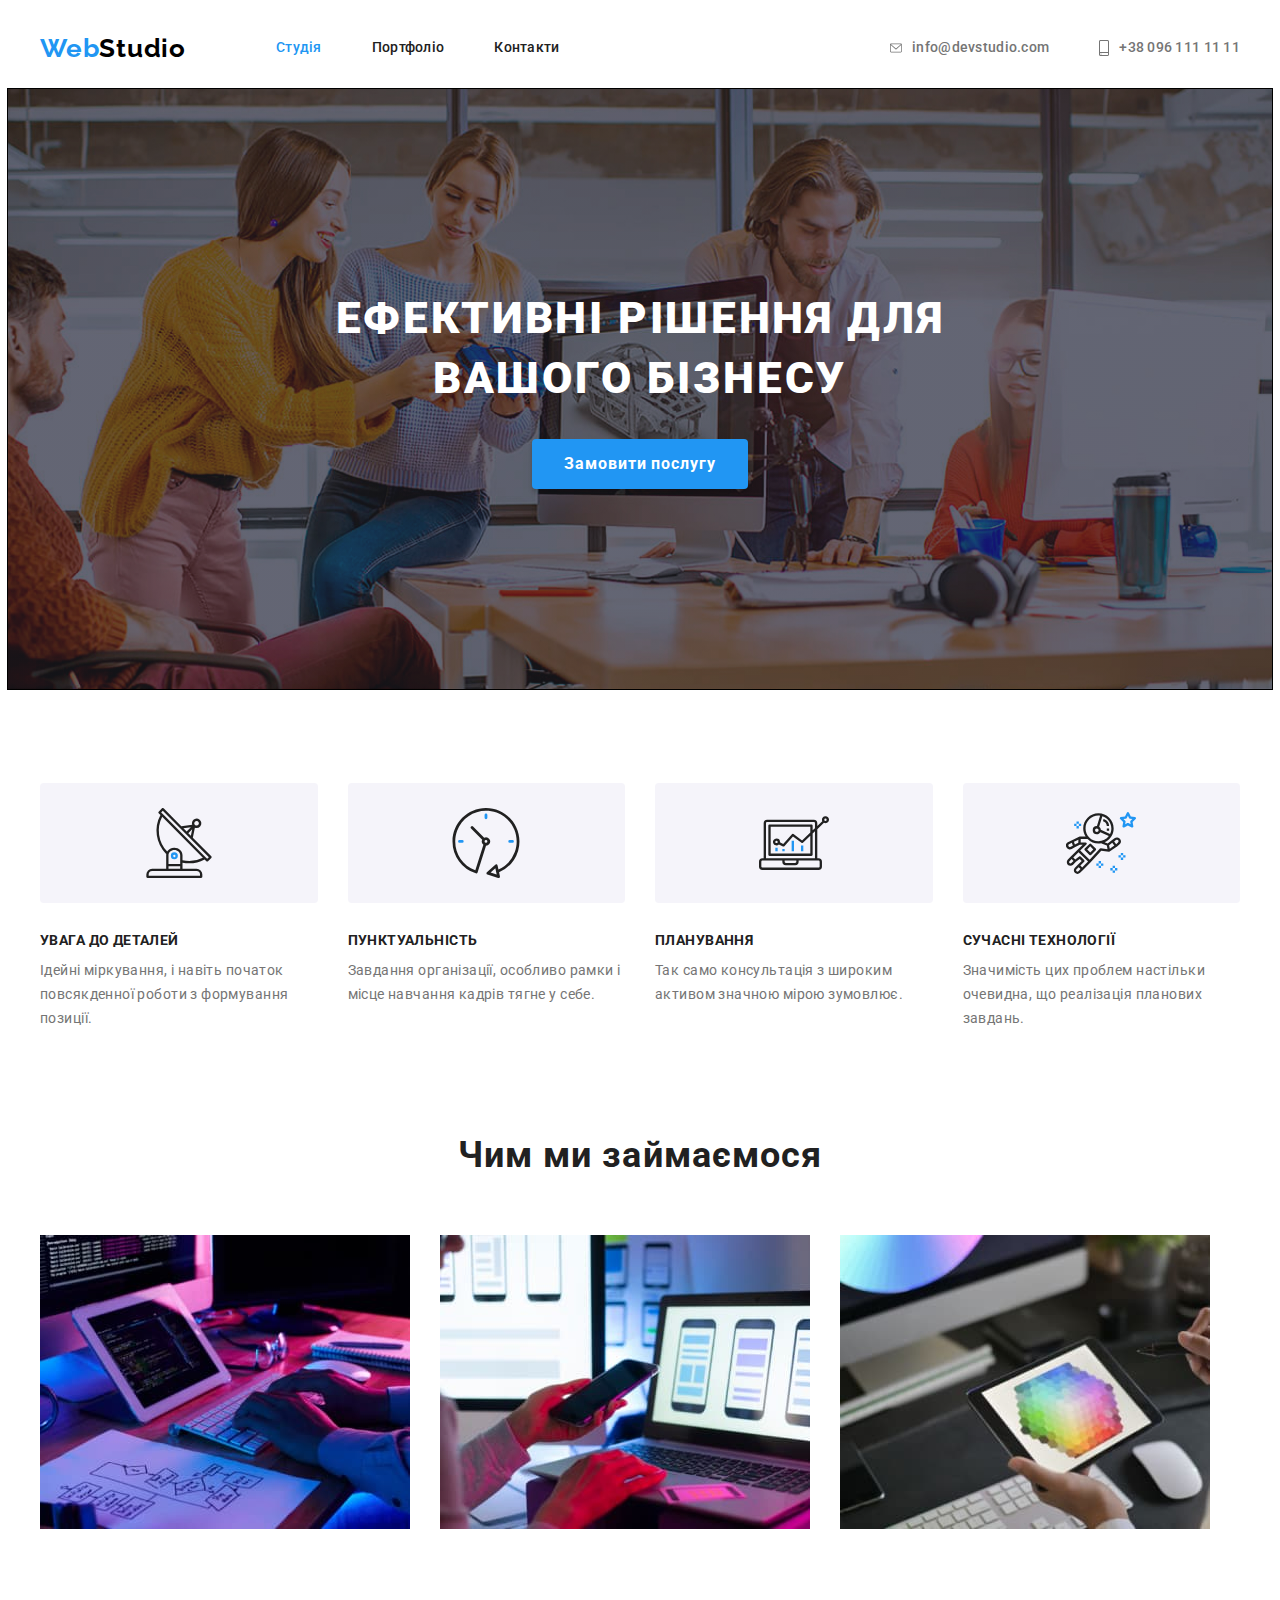
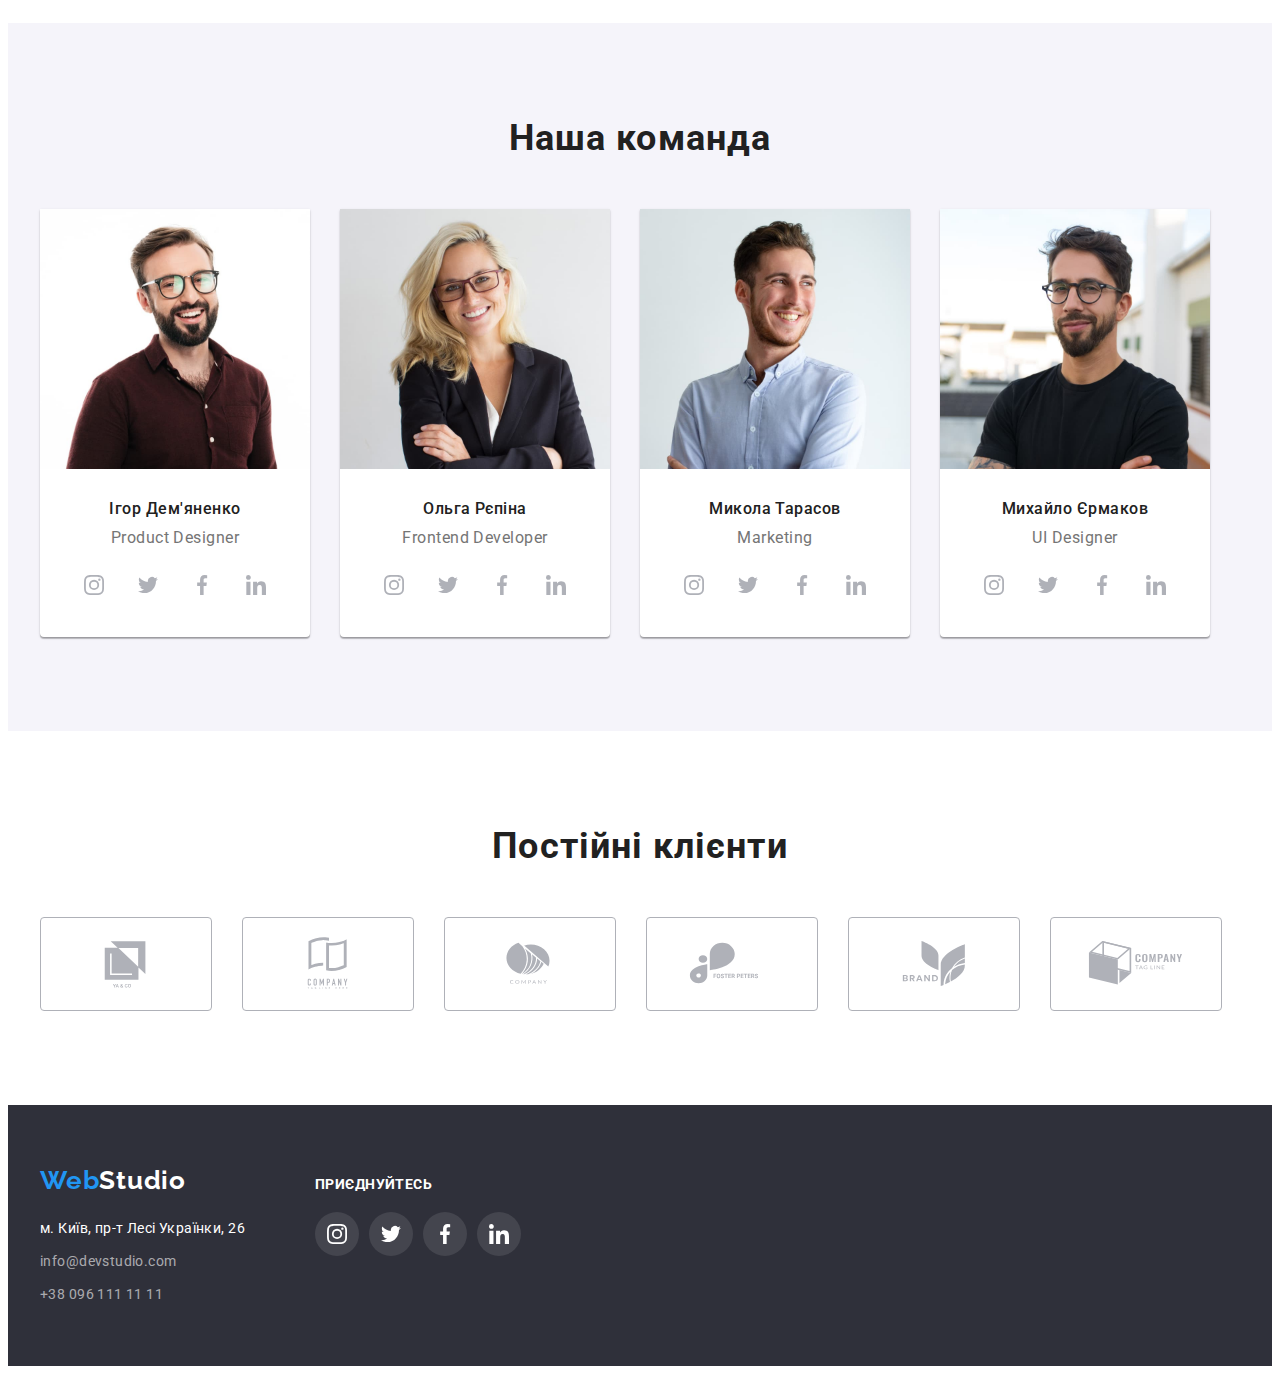
<file: index.html>
<!DOCTYPE html>
<html lang="uk">
  <head>
    <meta charset="UTF-8" />
    <meta http-equiv="X-UA-Compatible" content="IE=edge" />
    <meta name="viewport" content="width=device-width, initial-scale=1.0" />
    <title>Document</title>
    <link rel="preconnect" href="https://fonts.googleapis.com" />
    <link rel="preconnect" href="https://fonts.gstatic.com" crossorigin />
    <link
      href="https://fonts.googleapis.com/css2?family=Raleway:wght@700&family=Roboto:wght@400;500;700;900&display=swap"
      rel="stylesheet"
    />
    <link
      rel="stylesheet"
      href="https://cdnjs.cloudflare.com/ajax/libs/modern-normalize/1.1.0/modern-normalize.min.css"
      integrity="sha512-wpPYUAdjBVSE4KJnH1VR1HeZfpl1ub8YT/NKx4PuQ5NmX2tKuGu6U/JRp5y+Y8XG2tV+wKQpNHVUX03MfMFn9Q=="
      crossorigin="anonymous"
      referrerpolicy="no-referrer"
    />
    <link rel="stylesheet" href="./css/styles.css" />
  </head>
  <body class="body">
    <!-- хедер -->
    <header>
      <div class="container">
        <nav class="nav">
          <a href="./index.html" class="logo" lang="en"
            ><span class="logo-part">Web</span>Studio</a
          >
          <ul class="site-nav list">
            <li><a href="./index.html" class="current-link link">Студія</a></li>
            <li><a href="./portfolio.html" class="link">Портфоліо</a></li>
            <li><a href="#anchor-contacts" class="link">Контакти</a></li>
          </ul>
        </nav>
        <ul class="contacts list">
          <li class="item">
            <a href="mailto:info@devstudio.com" class="link">
              <svg width="12" height="16" class="contact-icon">
                <use href="./img/symbol-defs.svg#icon-email"></use>
              </svg>
              info@devstudio.com</a
            >
          </li>
          <li class="item">
            <a href="tel:+380961111111" class="link"
              ><svg width="10" height="16" class="contact-icon">
                <use href="./img/symbol-defs.svg#icon-call"></use>
              </svg>
              +38 096 111 11 11</a
            >
          </li>
        </ul>
      </div>
    </header>
    <main>
      <!-- hero -->
      <section class="hero section">
        <div class="container">
          <h1 class="hero-title">Ефективні рішення для вашого бізнесу</h1>
          <button type="button" class="button">Замовити послугу</button>
        </div>
      </section>
      <!-- наші переваги -->
      <section class="skills section">
        <div class="container">
          <h2 class="skills-title hidden">Навики</h2>
          <ul class="list">
            <li class="skills-item icon-antenna">
              <h3 class="skills-subtitle">Увага до деталей</h3>
              <p class="text">
                Ідейні міркування, і навіть початок повсякденної роботи з
                формування позиції.
              </p>
            </li>
            <li class="skills-item icon-clock">
              <h3 class="skills-subtitle">Пунктуальність</h3>
              <p class="text">
                Завдання організації, особливо рамки і місце навчання кадрів
                тягне у себе.
              </p>
            </li>
            <li class="skills-item icon-diagram">
              <h3 class="skills-subtitle">Планування</h3>
              <p class="text">
                Так само консультація з широким активом значною мірою зумовлює.
              </p>
            </li>
            <li class="skills-item icon-astronaut">
              <h3 class="skills-subtitle">Сучасні технології</h3>
              <p class="text">
                Значимість цих проблем настільки очевидна, що реалізація
                планових завдань.
              </p>
            </li>
          </ul>
        </div>
      </section>
      <!-- діяльність-->
      <section class="activity section">
        <div class="container">
          <h2 class="activity-title">Чим ми займаємося</h2>
          <ul class="list">
            <li>
              <img
                src="./img/specialty_1.jpg"
                alt="Специальность 1"
                width="370"
                height="294"
              />
            </li>
            <li>
              <img
                src="./img/specialty_2.jpg"
                alt="Специальность 2"
                width="370"
                height="294"
              />
            </li>
            <li>
              <img
                src="./img/specialty_3.jpg"
                alt="Специальность 3"
                width="370"
                height="294"
              />
            </li>
          </ul>
        </div>
      </section>
      <!-- команда -->
      <section class="teem section">
        <div class="container">
          <h2 class="teem-title">Наша команда</h2>
          <ul class="teem-list list">
            <li class="teem-item">
              <img
                src="./img/worker_1.jpg"
                alt="работник 1"
                width="270"
                height="260"
              />
              <div class="teem-info">
                <h3 class="teem-subtitle">Ігор Дем'яненко</h3>
                <p class="profession" lang="en">Product Designer</p>
                <ul class="teem-soc list">
                  <li class="teem-soc-item">
                    <a href="" class="teem-soc-link link">
                      <svg class="teem-soc-icon" width="20" height="20">
                        <use href="./img/symbol-defs.svg#icon-instagram"></use>
                      </svg>
                    </a>
                  </li>
                  <li class="teem-soc-item">
                    <a href="" class="teem-soc-link link">
                      <svg class="teem-soc-icon" width="20" height="20">
                        <use href="./img/symbol-defs.svg#icon-twitter"></use>
                      </svg>
                    </a>
                  </li>
                  <li class="teem-soc-item">
                    <a href="" class="teem-soc-link link">
                      <svg class="teem-soc-icon" width="20" height="20">
                        <use href="./img/symbol-defs.svg#icon-facebook"></use>
                      </svg>
                    </a>
                  </li>
                  <li class="teem-soc-item">
                    <a href="" class="teem-soc-link link">
                      <svg class="teem-soc-icon" width="20" height="20">
                        <use href="./img/symbol-defs.svg#icon-linkedin"></use>
                      </svg>
                    </a>
                  </li>
                </ul>
              </div>
            </li>
            <li class="teem-item">
              <img
                src="./img/worker_2.jpg"
                alt="работник 2"
                width="270"
                height="260"
              />
              <div class="teem-info">
                <h3 class="teem-subtitle">Ольга Рєпіна</h3>
                <p class="profession" lang="en">Frontend Developer</p>
                <ul class="teem-soc list">
                  <li class="teem-soc-item">
                    <a href="" class="teem-soc-link link">
                      <svg class="teem-soc-icon" width="20" height="20">
                        <use href="./img/symbol-defs.svg#icon-instagram"></use>
                      </svg>
                    </a>
                  </li>
                  <li class="teem-soc-item">
                    <a href="" class="teem-soc-link link">
                      <svg class="teem-soc-icon" width="20" height="20">
                        <use href="./img/symbol-defs.svg#icon-twitter"></use>
                      </svg>
                    </a>
                  </li>
                  <li class="teem-soc-item">
                    <a href="" class="teem-soc-link link">
                      <svg class="teem-soc-icon" width="20" height="20">
                        <use href="./img/symbol-defs.svg#icon-facebook"></use>
                      </svg>
                    </a>
                  </li>
                  <li class="teem-soc-item">
                    <a href="" class="teem-soc-link link">
                      <svg class="teem-soc-icon" width="20" height="20">
                        <use href="./img/symbol-defs.svg#icon-linkedin"></use>
                      </svg>
                    </a>
                  </li>
                </ul>
              </div>
            </li>
            <li class="teem-item">
              <img
                src="./img/worker_3.jpg"
                alt="работник 3"
                width="270"
                height="260"
              />
              <div class="teem-info">
                <h3 class="teem-subtitle">Микола Тарасов</h3>
                <p class="profession" lang="en">Marketing</p>
                <ul class="teem-soc list">
                  <li class="teem-soc-item">
                    <a href="" class="teem-soc-link link">
                      <svg class="teem-soc-icon" width="20" height="20">
                        <use href="./img/symbol-defs.svg#icon-instagram"></use>
                      </svg>
                    </a>
                  </li>
                  <li class="teem-soc-item">
                    <a href="" class="teem-soc-link link">
                      <svg class="teem-soc-icon" width="20" height="20">
                        <use
                          href="./img/symbol-defs.svg#icon-twitter"
                        ></use></svg
                    ></a>
                  </li>
                  <li class="teem-soc-item">
                    <a href="" class="teem-soc-link link">
                      <svg class="teem-soc-icon" width="20" height="20">
                        <use href="./img/symbol-defs.svg#icon-facebook"></use>
                      </svg>
                    </a>
                  </li>
                  <li class="teem-soc-item">
                    <a href="" class="teem-soc-link link">
                      <svg class="teem-soc-icon" width="20" height="20">
                        <use href="./img/symbol-defs.svg#icon-linkedin"></use>
                      </svg>
                    </a>
                  </li>
                </ul>
              </div>
            </li>
            <li class="teem-item">
              <img
                src="./img/worker_4.jpg"
                alt="работник 4"
                width="270"
                height="260"
              />
              <div class="teem-info">
                <h3 class="teem-subtitle">Михайло Єрмаков</h3>
                <p class="profession" lang="en">UI Designer</p>
                <ul class="teem-soc list">
                  <li class="teem-soc-item">
                    <a href="" class="teem-soc-link link">
                      <svg class="teem-soc-icon" width="20" height="20">
                        <use href="./img/symbol-defs.svg#icon-instagram"></use>
                      </svg>
                    </a>
                  </li>
                  <li class="teem-soc-item">
                    <a href="" class="teem-soc-link link">
                      <svg class="teem-soc-icon" width="20" height="20">
                        <use href="./img/symbol-defs.svg#icon-twitter"></use>
                      </svg>
                    </a>
                  </li>
                  <li class="teem-soc-item">
                    <a href="" class="teem-soc-link link">
                      <svg class="teem-soc-icon" width="20" height="20">
                        <use href="./img/symbol-defs.svg#icon-facebook"></use>
                      </svg>
                    </a>
                  </li>
                  <li class="teem-soc-item">
                    <a href="" class="teem-soc-link link">
                      <svg class="teem-soc-icon" width="20" height="20">
                        <use href="./img/symbol-defs.svg#icon-linkedin"></use>
                      </svg>
                    </a>
                  </li>
                </ul>
              </div>
            </li>
          </ul>
        </div>
      </section>
      <!-- постійні клієнти -->
      <section class="clients">
        <div class="container">
          <h2 class="clients-title">Постійні клієнти</h2>
          <ul class="clients-list list">
            <li class="clients-item">
              <a href="" class="clients-link link">
                <svg class="clients-icon" width="106" height="60">
                  <use href="./img/symbol-defs.svg#icon-logo-1"></use>
                </svg>
              </a>
            </li>
            <li class="clients-item">
              <a href="" class="clients-link link"
                ><svg class="clients-icon" width="106" height="60">
                  <use href="./img/symbol-defs.svg#icon-logo-2"></use>
                </svg>
              </a>
            </li>
            <li class="clients-item">
              <a href="" class="clients-link link">
                <svg class="clients-icon" width="106" height="60">
                  <use href="./img/symbol-defs.svg#icon-logo-3"></use>
                </svg>
              </a>
            </li>
            <li class="clients-item">
              <a href="" class="clients-link link"
                ><svg class="clients-icon" width="106" height="60">
                  <use href="./img/symbol-defs.svg#icon-logo-4"></use>
                </svg>
              </a>
            </li>
            <li class="clients-item">
              <a href="" class="clients-link link"
                ><svg class="clients-icon" width="106" height="60">
                  <use href="./img/symbol-defs.svg#icon-logo-5"></use>
                </svg>
              </a>
            </li>
            <li class="clients-item">
              <a href="" class="clients-link link">
                <svg class="clients-icon" width="106" height="60">
                  <use href="./img/symbol-defs.svg#icon-logo-6"></use>
                </svg>
              </a>
            </li>
          </ul>
        </div>
      </section>
    </main>
    <!-- футер -->
    <footer class="footer">
      <div class="container" id="anchor-contacts">
        <div class="addres-block">
          <a href="./index.html" class="logo" lang="en">
            <span class="logo-part">Web</span>Studio
          </a>
          <address class="addres">
            <ul class="addres-list list">
              <li class="addres-item">
                <a
                  href="https://goo.gl/maps/fSpeTZAtu3XYHXna7"
                  class="addres-ref link"
                  target="_blank"
                  rel="noopenerignoreferrer nofollow"
                >
                  м. Київ, пр-т Лесі Українки, 26</a
                >
              </li>
              <li class="addres-item">
                <a href="mailto:info@devstudio.com" class="contact-ref link"
                  >info@devstudio.com</a
                >
              </li>
              <li class="addres-item">
                <a href="tel:+380961111111" class="contact-ref link"
                  >+38 096 111 11 11</a
                >
              </li>
            </ul>
          </address>
        </div>
        <div class="follow">
          <em class="follow-subtitle">Приєднуйтесь</em>
          <ul class="follow-list list">
            <li class="follow-item">
              <a href="" class="follow-link link">
                <svg class="follow-icon" width="20" height="20">
                  <use href="./img/symbol-defs.svg#icon-instagram"></use>
                </svg>
              </a>
            </li>
            <li class="follow-item">
              <a href="" class="follow-link link">
                <svg class="follow-icon" width="20" height="20">
                  <use href="./img/symbol-defs.svg#icon-twitter"></use>
                </svg>
              </a>
            </li>
            <li class="follow-item">
              <a href="" class="follow-link link">
                <svg class="follow-icon" width="20" height="20">
                  <use href="./img/symbol-defs.svg#icon-facebook"></use>
                </svg>
              </a>
            </li>
            <li class="follow-item">
              <a href="" class="follow-link link">
                <svg class="follow-icon" width="20" height="20">
                  <use href="./img/symbol-defs.svg#icon-linkedin"></use>
                </svg>
              </a>
            </li>
          </ul>
        </div>
      </div>
    </footer>
  </body>
</html>
</file>
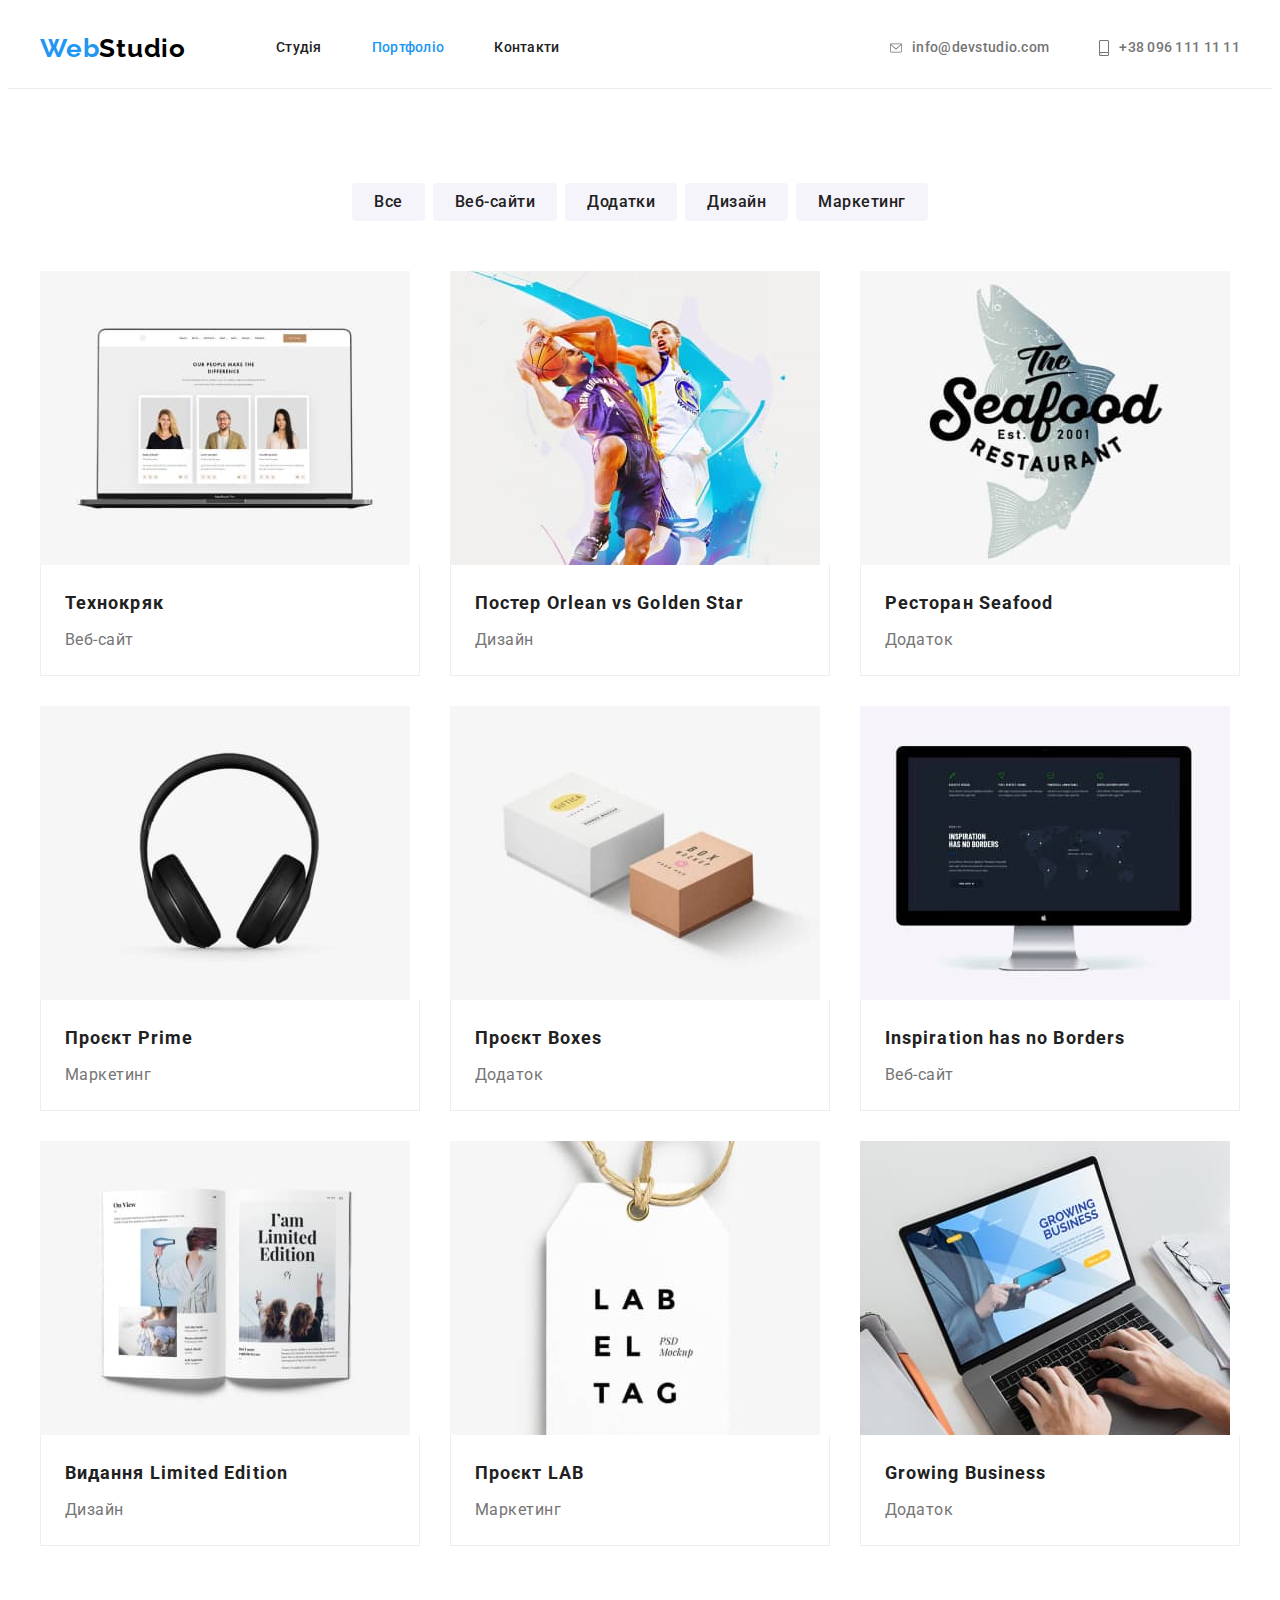
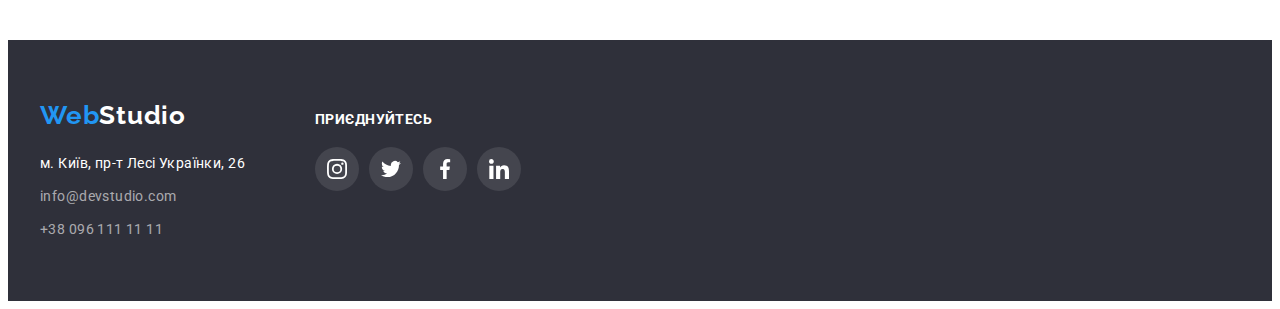
<file: portfolio.html>
<!DOCTYPE html>
<html lang="uk">
  <head>
    <meta charset="UTF-8" />
    <meta http-equiv="X-UA-Compatible" content="IE=edge" />
    <meta name="viewport" content="width=device-width, initial-scale=1.0" />
    <title>Document</title>
    <link rel="preconnect" href="https://fonts.googleapis.com" />
    <link rel="preconnect" href="https://fonts.gstatic.com" crossorigin />
    <link
      href="https://fonts.googleapis.com/css2?family=Raleway:wght@700&family=Roboto:wght@400;500;700;900&display=swap"
      rel="stylesheet"
    />
    <link
      rel="stylesheet"
      href="https://cdnjs.cloudflare.com/ajax/libs/modern-normalize/1.1.0/modern-normalize.min.css"
      integrity="sha512-wpPYUAdjBVSE4KJnH1VR1HeZfpl1ub8YT/NKx4PuQ5NmX2tKuGu6U/JRp5y+Y8XG2tV+wKQpNHVUX03MfMFn9Q=="
      crossorigin="anonymous"
      referrerpolicy="no-referrer"
    />
    <link rel="stylesheet" href="./css/styles.css" />
  </head>
  <body class="body">
    <!-- хедер -->
    <header>
      <div class="container">
        <nav class="nav">
          <a href="./index.html" class="logo" lang="en"
            ><span class="logo-part">Web</span>Studio</a
          >
          <ul class="site-nav list">
            <li><a href="./index.html" class="link">Студія</a></li>
            <li>
              <a href="./portfolio.html" class="current-link link">Портфоліо</a>
            </li>
            <li><a href="#anchor-contacts" class="link">Контакти</a></li>
          </ul>
        </nav>
        <ul class="contacts list">
          <li class="item">
            <a href="mailto:info@devstudio.com" class="link">
              <svg width="12" height="16" class="contact-icon">
                <use href="./img/symbol-defs.svg#icon-email"></use>
              </svg>
              info@devstudio.com</a
            >
          </li>
          <li class="item">
            <a href="tel:+380961111111" class="link"
              ><svg width="10" height="16" class="contact-icon">
                <use href="./img/symbol-defs.svg#icon-call"></use>
              </svg>
              +38 096 111 11 11</a
            >
          </li>
        </ul>
      </div>
    </header>
    <!-- main -->
    <main>
      <!-- portfolio -->
      <section class="portfolio">
        <div class="container">
          <h1 class="portfolio-title hidden" lang="en">Portfolio</h1>
          <ul class="filter-list list">
            <li>
              <button type="button" class="portfolio-filter">Все</button>
            </li>
            <li>
              <button type="button" class="portfolio-filter">Веб-сайти</button>
            </li>
            <li>
              <button type="button" class="portfolio-filter">Додатки</button>
            </li>
            <li>
              <button type="button" class="portfolio-filter">Дизайн</button>
            </li>
            <li>
              <button type="button" class="portfolio-filter">Маркетинг</button>
            </li>
          </ul>
          <ul class="gallery-list list">
            <li class="gallery-item">
              <a href="" class="gallery-link link"
                ><img
                  src="./img/tech-crack.jpg"
                  alt="Зображення веб-сторінки"
                  width="370"
                  height="294"
                />
                <div class="gallery-info">
                  <h2 class="gallery-title">Технокряк</h2>
                  <p class="gallery-text">Веб-сайт</p>
                  <!-- <p class="gallery-more"></p> -->
                </div></a
              >
            </li>
            <li class="gallery-item">
              <a href="" class="gallery-link link"
                ><img
                  src="./img/poster.jpg"
                  alt="Дизайн постеру"
                  width="370"
                  height="294"
                />
                <div class="gallery-info">
                  <h2 class="gallery-title">
                    Постер <span lang="en">Orlean vs Golden Star</span>
                  </h2>
                  <p class="gallery-text">Дизайн</p>
                  <!-- <p class="gallery-more"></p> -->
                </div></a
              >
            </li>
            <li class="gallery-item">
              <a href="" class="gallery-link link"
                ><img
                  src="./img/seafood.jpg"
                  alt="Логотип ресторану"
                  width="370"
                  height="294"
                />
                <div class="gallery-info">
                  <h2 class="gallery-title">
                    Ресторан <span lang="en">Seafood</span>
                  </h2>
                  <p class="gallery-text">Додаток</p>
                  <!-- <p class="gallery-more"></p> -->
                </div></a
              >
            </li>
            <li class="gallery-item">
              <a href="" class="gallery-link link">
                <img
                  src="./img/headphone.jpg"
                  alt="Зображення навушників"
                  width="370"
                  height="294"
                />
                <div class="gallery-info">
                  <h2 class="gallery-title">
                    Проєкт <span lang="en">Prime</span>
                  </h2>
                  <p class="gallery-text">Маркетинг</p>
                  <!-- <p class="gallery-more"></p> -->
                </div></a
              >
            </li>
            <li class="gallery-item">
              <a href="" class="gallery-link link">
                <img
                  src="./img/boxes.jpg"
                  alt="Зображення коробки"
                  width="370"
                  height="294"
                />
                <div class="gallery-info">
                  <h2 class="gallery-title">
                    Проєкт <span lang="en">Boxes</span>
                  </h2>
                  <p class="gallery-text">Додаток</p>
                  <!-- <p class="gallery-more"></p> -->
                </div></a
              >
            </li>
            <li class="gallery-item">
              <a href="" class="gallery-link link">
                <img
                  src="./img/desktop.jpg"
                  alt="Зображення веб-сторінки"
                  width="370"
                  height="294"
                />
                <div class="gallery-info">
                  <h2 lang="en" class="gallery-title">
                    Inspiration has no Borders
                  </h2>
                  <p class="gallery-text">Веб-сайт</p>
                  <!-- <p class="gallery-more"></p> -->
                </div></a
              >
            </li>
            <li class="gallery-item">
              <a href="" class="gallery-link link"
                ><img
                  src="./img/book.jpg"
                  alt="Зображення книги"
                  width="370"
                  height="294"
                />
                <div class="gallery-info">
                  <h2 class="gallery-title">
                    Видання <span lang="en">Limited Edition</span>
                  </h2>
                  <p class="gallery-text">Дизайн</p>
                  <!-- <p class="gallery-more"></p> -->
                </div></a
              >
            </li>
            <li class="gallery-item">
              <a href="" class="gallery-link link"
                ><img
                  src="./img/label.jpg"
                  alt="Зображення логотипу"
                  width="370"
                  height="294"
                />
                <div class="gallery-info">
                  <h2 class="gallery-title">
                    Проєкт
                    <span lang="en"> <abbr title="Lable">LAB</abbr></span>
                  </h2>
                  <p class="gallery-text">Маркетинг</p>
                  <!-- <p class="gallery-more"></p> -->
                </div></a
              >
            </li>
            <li class="gallery-item">
              <a href="" class="gallery-link link"
                ><img
                  src="./img/laptop.jpg"
                  alt="Зображення веб-сторінки"
                  width="370"
                  height="294"
                />
                <div class="gallery-info">
                  <h2 lang="en" class="gallery-title">Growing Business</h2>
                  <p class="gallery-text">Додаток</p>
                  <!-- <p class="gallery-more"></p> -->
                </div></a
              >
            </li>
          </ul>
        </div>
      </section>
    </main>
    <!-- футер -->
    <footer class="footer">
      <div class="container" id="anchor-contacts">
        <div class="addres-block">
          <a href="./index.html" class="logo" lang="en"
            ><span class="logo-part">Web</span>Studio</a
          >
          <address class="addres">
            <ul class="addres-list list">
              <li class="addres-item">
                <a
                  href="https://goo.gl/maps/fSpeTZAtu3XYHXna7"
                  class="addres-ref link"
                  target="_blank"
                  rel="noopenerignoreferrer nofollow"
                >
                  м. Київ, пр-т Лесі Українки, 26</a
                >
              </li>
              <li class="addres-item">
                <a href="mailto:info@devstudio.com" class="contact-ref link"
                  >info@devstudio.com</a
                >
              </li>
              <li class="addres-item">
                <a href="tel:+380961111111" class="contact-ref link"
                  >+38 096 111 11 11</a
                >
              </li>
            </ul>
          </address>
        </div>
        <div class="follow">
          <h2 class="follow-subtitle">Приєднуйтесь</h2>
          <ul class="follow-list list">
            <li class="follow-item">
              <a href="" class="follow-link link">
                <svg class="follow-icon" width="20" height="20">
                  <use href="./img/symbol-defs.svg#icon-instagram"></use>
                </svg>
              </a>
            </li>
            <li class="follow-item">
              <a href="" class="follow-link link">
                <svg class="follow-icon" width="20" height="20">
                  <use href="./img/symbol-defs.svg#icon-twitter"></use></svg
              ></a>
            </li>
            <li class="follow-item">
              <a href="" class="follow-link link">
                <svg class="follow-icon" width="20" height="20">
                  <use href="./img/symbol-defs.svg#icon-facebook"></use></svg
              ></a>
            </li>
            <li class="follow-item">
              <a href="" class="follow-link link">
                <svg class="follow-icon" width="20" height="20">
                  <use href="./img/symbol-defs.svg#icon-linkedin"></use></svg
              ></a>
            </li>
          </ul>
        </div>
      </div>
    </footer>
  </body>
</html>
</file>
<file: css/styles.css>
:root {
  --primary-bg-color: #ffffff;
  --second-bg-color: #f5f4fa;
  --primary-text-color: #757575;
  --primary-title-color: #212121;
  --address-text-color: rgba(255, 255, 255, 0.6);
  --active-link-color: #2196f3;
  --icon-color: #afb1b8;
}
p,
h1,
h2,
h3,
h4,
h5,
h6 {
  margin: 0;
}

ul {
  margin: 0;
  padding-left: 0;
}
button {
  cursor: pointer;
}
address {
  font-style: normal;
}

img {
  display: block;
}

body {
  font-family: "Roboto", sans-serif;
  background-color: var(--primary-bg-color);
  color: var(--primary-text-color);
}

.container {
  width: 1200px;
  padding: 0 15px;
  margin: 0 auto;
  /* outline: 2px solid red; */
}

.list {
  list-style: none;
}
.link,
.logo {
  text-decoration: none;
}
/* heder */

header {
  border-bottom: 1px solid #ececec;
}

header .container {
  display: flex;
  align-items: center;
}
/* logo */
.body .logo {
  font-family: "Raleway";
  font-weight: 700;
  font-size: 26px;
  line-height: 1.19;
  letter-spacing: 0.03em;
  color: #000000;
}
.body .logo-part {
  color: #2196f3;
}
/* nav */
.nav {
  display: flex;
  align-items: center;
}

.site-nav {
  display: flex;
  column-gap: 50px;
  margin-left: 90px;
}

.site-nav .link {
  display: block;
  padding-top: 32px;
  padding-bottom: 32px;
  display: flex;
}

.link {
  font-weight: 500;
  font-size: 14px;
  line-height: 1.14;
  letter-spacing: 0.02em;
  color: var(--primary-title-color);
}
.body .link:hover,
.body .link:focus {
  color: var(--active-link-color);
}
/* contacts */

.contacts {
  display: flex;
  margin-left: auto;
}

.contacts .item:not(:last-child) {
  margin-right: 50px;
}

/* .contacts .item + .item {
  margin-left: 50px;
} */

.contacts .link {
  display: block;
  padding-top: 32px;
  padding-bottom: 32px;
  color: var(--primary-text-color);
}

.contacts .link {
  display: flex;
  align-items: center;
  gap: 10px;
}

.contact-icon {
  fill: currentColor;
}

.contacts .link:hover,
.contacts .link:hover {
  color: var(--active-link-color);
}

/* .contacts .link:hover .contact-icon,
.contacts .link:hover .contact-icon {
  fill: var(--active-link-color);
} */

/* hero */
.hero {
  padding: 200px 0;
  max-width: 1600px;
  margin: 0 auto;
  outline: 1px solid #000000;
  background-color: #c4c4c4;
  background-image: linear-gradient(
      to right,
      rgba(47, 48, 58, 0.4),
      rgba(47, 48, 58, 0.4)
    ),
    url(../img/hero-bg.jpg);
  background-repeat: no-repeat;
  background-position: center;
  background-size: cover;
}
.hero-title {
  margin: 0 auto 30px;
  max-width: 696px;
  text-align: center;

  font-weight: 900;
  font-size: 44px;
  line-height: 1.36;
  letter-spacing: 0.06em;
  text-transform: uppercase;
  color: #ffffff;
}
.hero .button {
  display: block;
  margin: 0 auto;
  padding: 10px 32px;

  box-shadow: 0px 4px 4px rgba(0, 0, 0, 0.15);
  border: 0;
  border-radius: 4px;

  font-family: inherit;
  font-weight: 700;
  font-size: 16px;
  line-height: 1.88;
  letter-spacing: 0.06em;
  background-color: var(--active-link-color);
  color: #ffffff;
}
.hero .button:hover,
.hero .button:focus {
  background-color: #188ce8;
}

/* наші переваги */

.skills {
  padding: 94px 0;
}

.skills .list {
  display: flex;
  gap: 30px;
}

.hidden {
  position: absolute;
  white-space: nowrap;
  width: 1px;
  height: 1px;
  overflow: hidden;
  border: 0;
  padding: 0;
  clip: rect(0 0 0 0);
  clip-path: inset(50%);
  margin: -1px;
}

.skills-subtitle {
  margin: 0 0 10px;
  font-size: 14px;
  line-height: 1.14;
  letter-spacing: 0.03em;
  text-transform: uppercase;
  color: var(--primary-title-color);
}

.skills-item {
  width: calc((100% - 90px) / 4);
}

.skills-item::before {
  content: "";
  display: block;
  height: 120px;
  background-size: 70px 70px;
  background-repeat: no-repeat;
  background-position: center;
  background-color: var(--second-bg-color);
  border-radius: 4px;
  margin-bottom: 30px;
}

/* .skills-item:hover::before {
  content: "";
  border-radius: 4px;
  box-shadow: 0px 4px 4px rgba(0, 0, 0, 0.25);
} */

.icon-antenna::before {
  background-image: url(../img/ico-antenna.svg);
}

.icon-clock::before {
  background-image: url(../img/ico-clock.svg);
}

.icon-diagram::before {
  background-image: url(../img/ico-diagram.svg);
}

.icon-astronaut::before {
  background-image: url(../img/ico-astronaut.svg);
}
.text {
  font-size: 14px;
  line-height: 1.71;
  letter-spacing: 0.03em;
}

/* activity */
.activity {
  padding: 0 0 94px;
}

.activity-title {
  text-align: center;
  margin: 0 0 50px;
  font-size: 36px;
  line-height: 1.67;
  letter-spacing: 0.03em;
  color: var(--primary-title-color);
}

.activity .list {
  display: flex;
  column-gap: 30px;
}

/* teem */
.teem {
  padding: 94px 0;
  background-color: var(--second-bg-color);
  /* max-width: 1600px;
  margin: 0 auto; */
}

.teem-list {
  display: flex;
  gap: 30px;
}

.teem-info {
  padding: 30px 15px;
}

.teem .teem-item {
  max-width: calc((100% -60px) / 3);
  background-color: var(--primary-bg-color);
  box-shadow: 0px 1px 3px rgba(0, 0, 0, 0.12), 0px 1px 1px rgba(0, 0, 0, 0.14),
    0px 2px 1px rgba(0, 0, 0, 0.2);
  border-radius: 0px 0px 4px 4px;
}
.teem-title {
  text-align: center;
  margin: 0 0 50px;
  font-size: 36px;
  line-height: calc(42 / 36);
  letter-spacing: 0.03em;
  color: var(--primary-title-color);
}
.teem .teem-subtitle {
  text-align: center;
  margin: 0 0 10px;
  font-weight: 500;
  font-size: 16px;
  line-height: 1.19;
  letter-spacing: 0.03em;
  color: var(--primary-title-color);
}

.teem .profession {
  text-align: center;
  font-size: 16px;
  line-height: 1.19;
  letter-spacing: 0.03em;
  margin-bottom: 16px;
}
.teem-info .teem-soc {
  display: flex;
  justify-content: center;
  gap: 10px;
}

.teem-soc-link {
  width: 44px;
  height: 44px;
  border-radius: 50%;
  display: flex;
  justify-content: center;
  align-items: center;
  fill: var(--icon-color);
}

.teem-soc-link:hover,
.teem-soc-link:focus {
  background-color: var(--active-link-color);
  fill: var(--primary-bg-color);
}

/* .teem-soc-link:hover .teem-soc-icon,
.teem-soc-link:focus .teem-soc-icon {
  fill: var(--primary-bg-color);
} */

/* постійні клієнти */

.clients {
  padding: 94px 0;
}

.clients-title {
  text-align: center;
  margin: 0 0 50px;
  font-size: 36px;
  line-height: calc(42 / 36);
  letter-spacing: 0.03em;
  color: var(--primary-title-color);
}
.clients-list {
  display: flex;
  gap: 30px;
}
.clients-link {
  display: flex;
  width: 170px;
  height: 92px;
  border: 1px solid #afb1b8;
  border-radius: 4px;
  justify-content: center;
  align-items: center;
  fill: #afb1b8;
}

.clients-link:hover,
.clients-link:focus {
  border: 1px solid #2196f3;
  border-radius: 4px;
}

.clients-link:hover .clients-icon,
.clients-link:focus .clients-icon {
  fill: var(--active-link-color);
}

/* footer */
.footer {
  padding: 60px 0;
  background-color: #2f303a;
}
.footer .logo {
  display: inline-block;
  margin: 0 0 20px;
  color: #ffffff;
}
.addres .addres-ref {
  font-weight: 400;
  font-size: 14px;
  line-height: calc(24 / 14);
  letter-spacing: 0.03em;
  color: #ffffff;
}

.addres-item + .addres-item {
  margin-top: 9px;
}

.addres .contact-ref {
  font-style: normal;
  font-weight: 400;
  font-size: 14px;
  line-height: calc(24 / 14);
  letter-spacing: 0.03em;
  color: var(--address-text-color);
}

.footer .container {
  display: flex;
  /* gap: 70px; */
  align-items: baseline;
}

.addres-block{
  margin-right: 70px;
}

.follow-subtitle {
  display: inline-block;
  font-weight: 700;
  font-style: normal;
  font-size: 14px;
  line-height: calc(16 / 14);
  letter-spacing: 0.03em;
  text-transform: uppercase;
  color: #ffffff;
  margin-bottom: 20px;
}

.follow-list {
  display: flex;
  justify-content: center;
  gap: 10px;
}

.follow-link {
  width: 44px;
  height: 44px;
  border-radius: 50%;
  display: flex;
  justify-content: center;
  align-items: center;
  fill: var(--primary-bg-color);
  background-color: rgba(255, 255, 255, 0.1);
}

.follow-link:hover,
.follow-link:focus {
  background-color: var(--active-link-color);
}

/* ----PORTFOLIO---- */
.portfolio {
  padding: 94px 0;
}

.current-link {
  color: var(--active-link-color);
}

.filter-list {
  display: flex;
  margin-bottom: 50px;
  gap: 8px;
  justify-content: center;
}
.portfolio-filter {
  padding: 6px 22px;
  border: 0;
  border-radius: 4px;
  font-family: inherit;
  font-weight: 500;
  font-size: 16px;
  line-height: 1.63;
  letter-spacing: 0.03em;
  background-color: var(--second-bg-color);
  color: var(--primary-title-color);
}

.portfolio-filter:hover,
.portfolio-filter:focus {
  background-color: var(--active-link-color);
  color: #ffffff;
  box-shadow: 0px 3px 1px rgba(0, 0, 0, 0.1), 0px 1px 2px rgba(0, 0, 0, 0.08),
    0px 2px 2px rgba(0, 0, 0, 0.12);
}

.gallery-list {
  display: flex;
  flex-wrap: wrap;
  gap: 30px;
}

.gallery-link {
  display: block;
}

.gallery-link:hover {
  box-shadow: 0px 1px 1px rgba(0, 0, 0, 0.12), 0px 4px 4px rgba(0, 0, 0, 0.06),
    1px 4px 6px rgba(0, 0, 0, 0.16);
}

.gallery-item {
  width: calc((100% - 60px) / 3);
}

.gallery-info {
  padding: 20px 24px;
  border: 1px solid #eeeeee;
  border-top: transparent;
}

.gallery-title {
  margin-bottom: 4px;
  font-size: 18px;
  line-height: 2;
  letter-spacing: 0.06em;
  color: var(--primary-title-color);
}
.gallery-text {
  font-weight: 400;
  font-size: 16px;
  line-height: 1.88;
  letter-spacing: 0.03em;
  color: var(--primary-text-color);
}
/* .gallery-more {
} додатковий текст клітинокгалереї*/
.gallery-item abbr {
  text-decoration: none;
}
</file>
